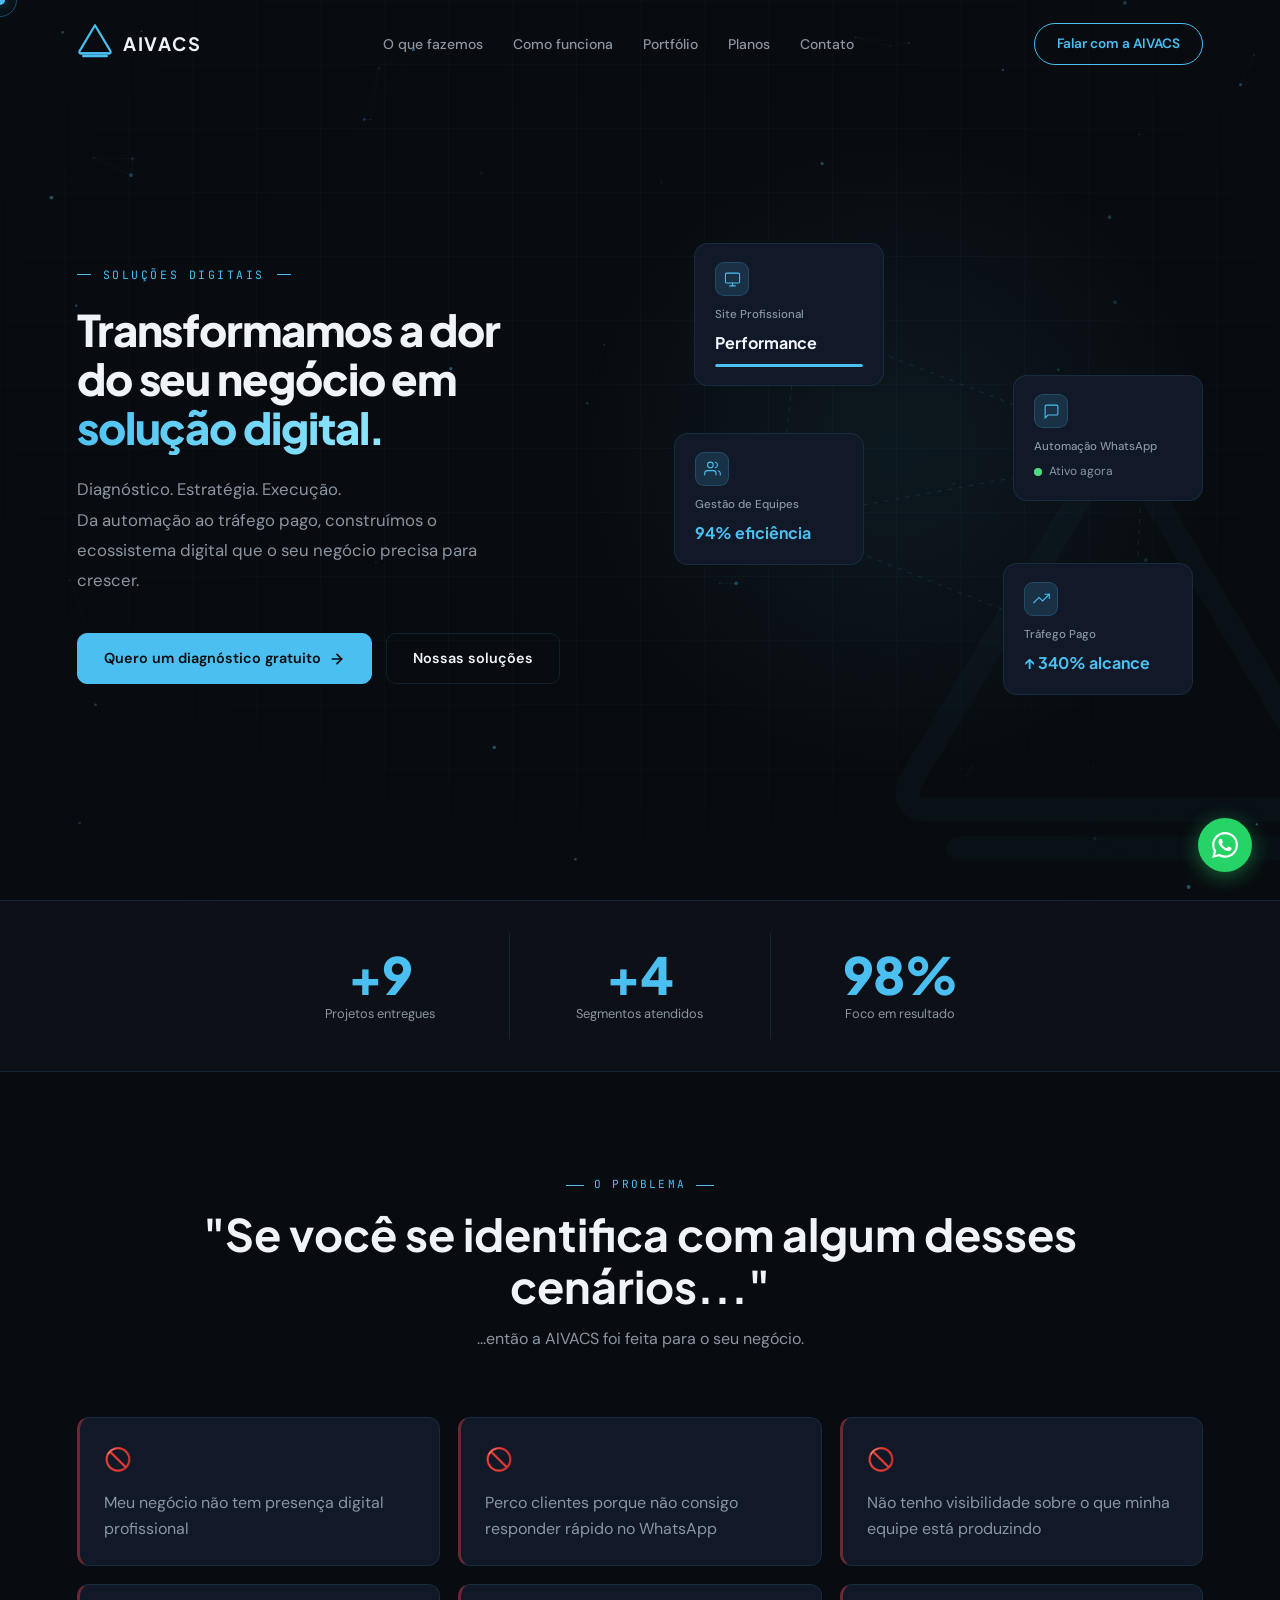
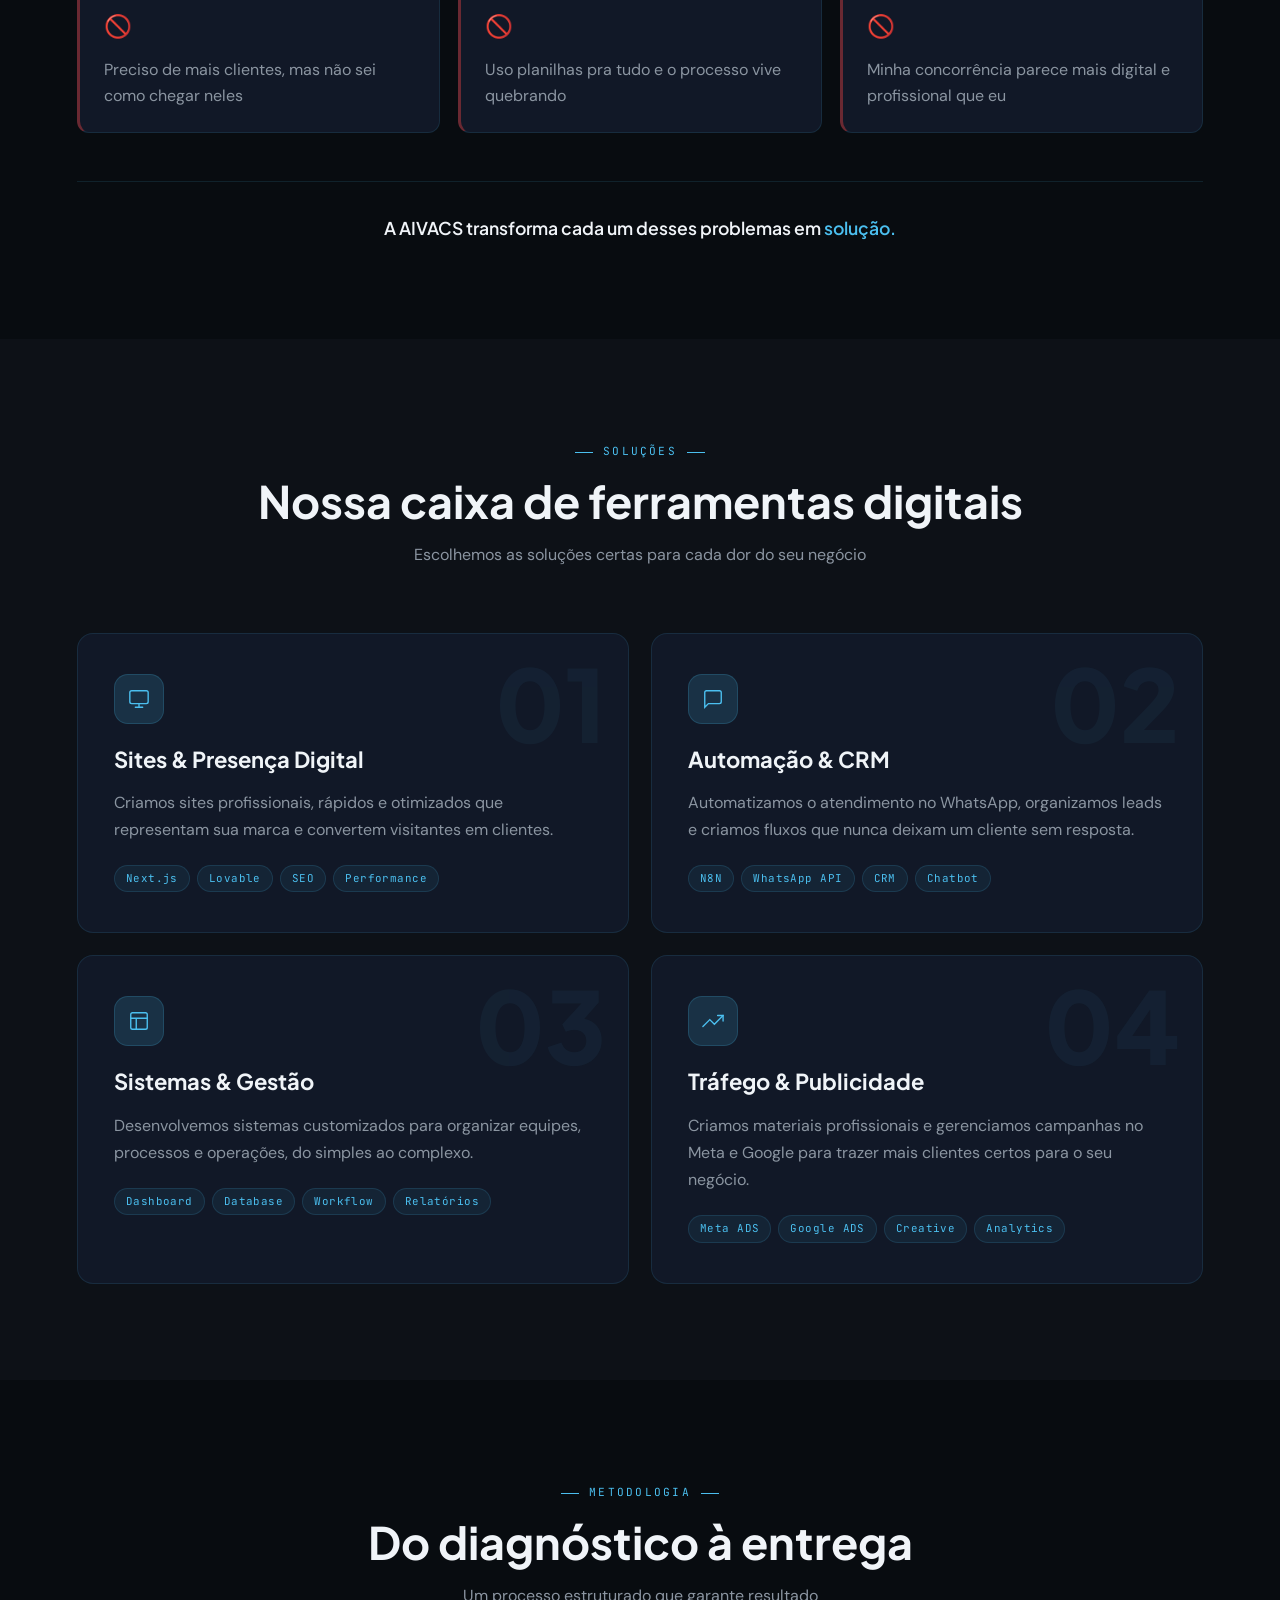
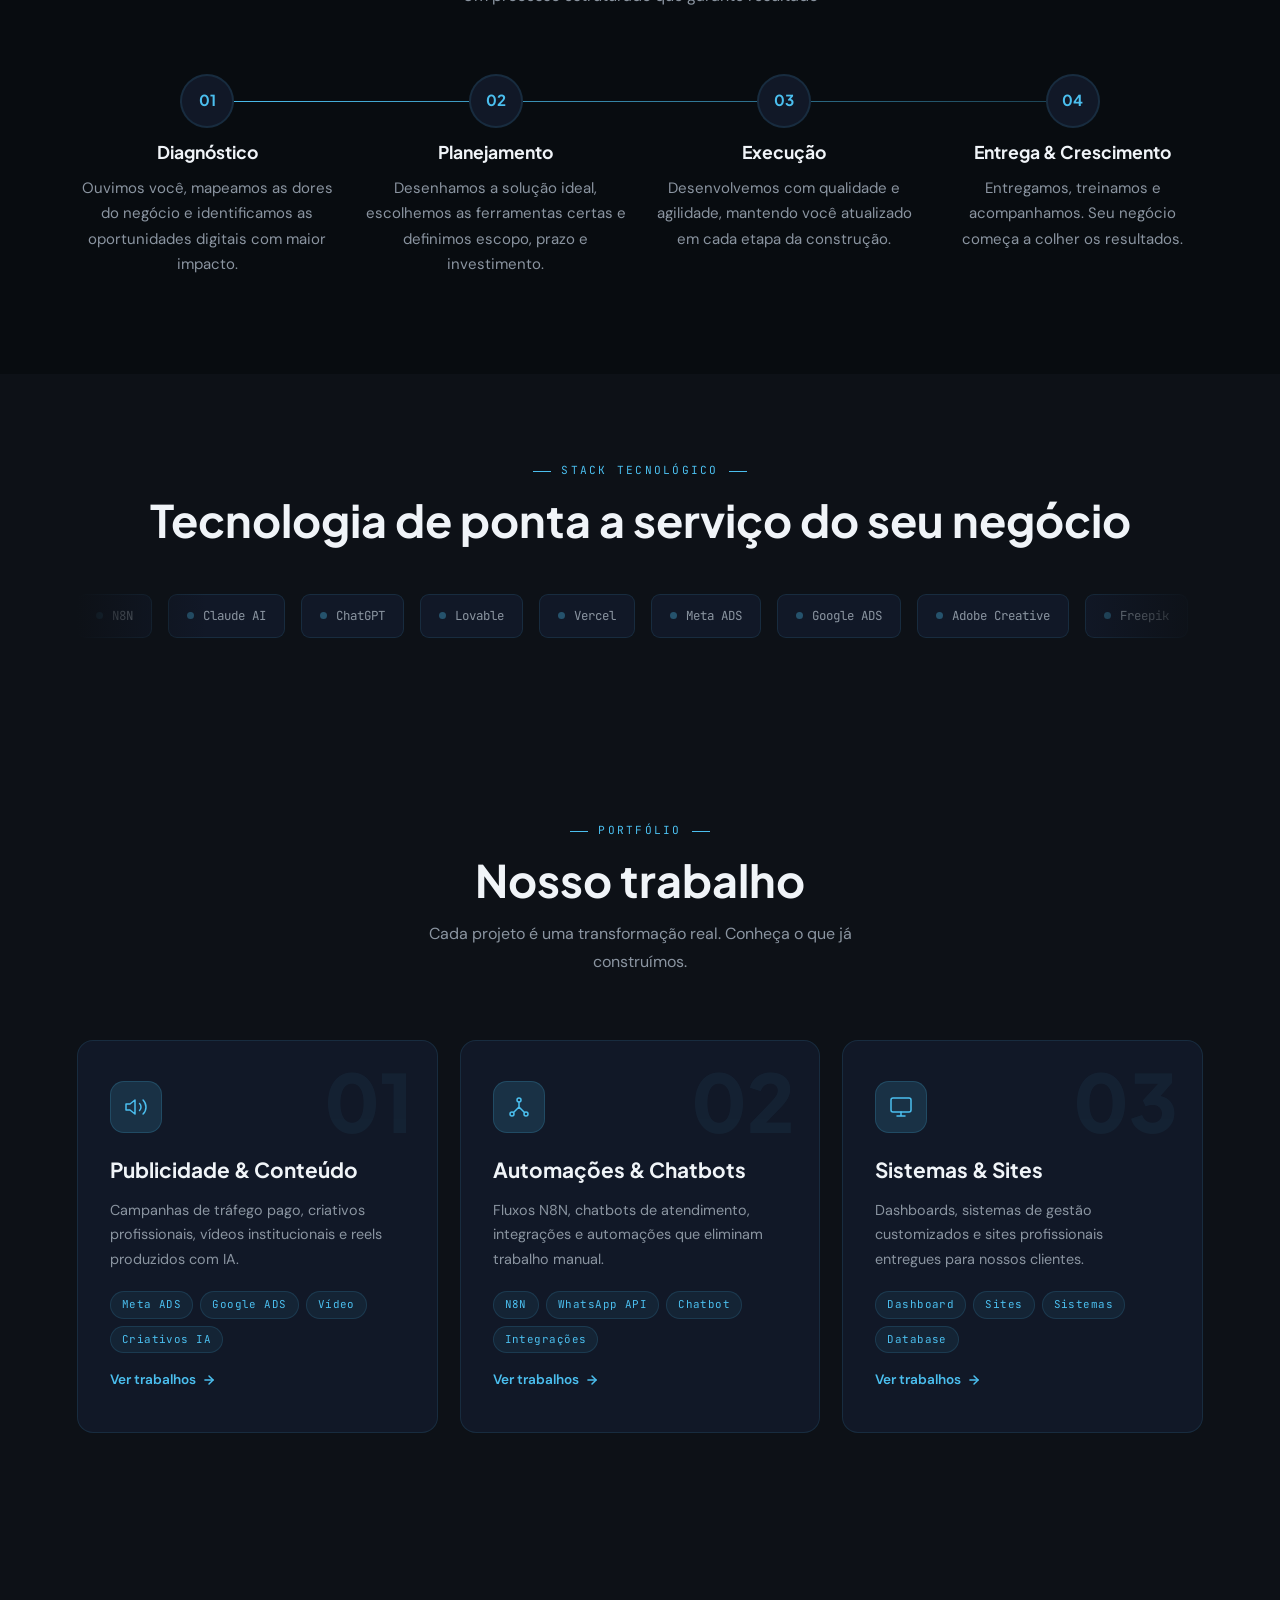
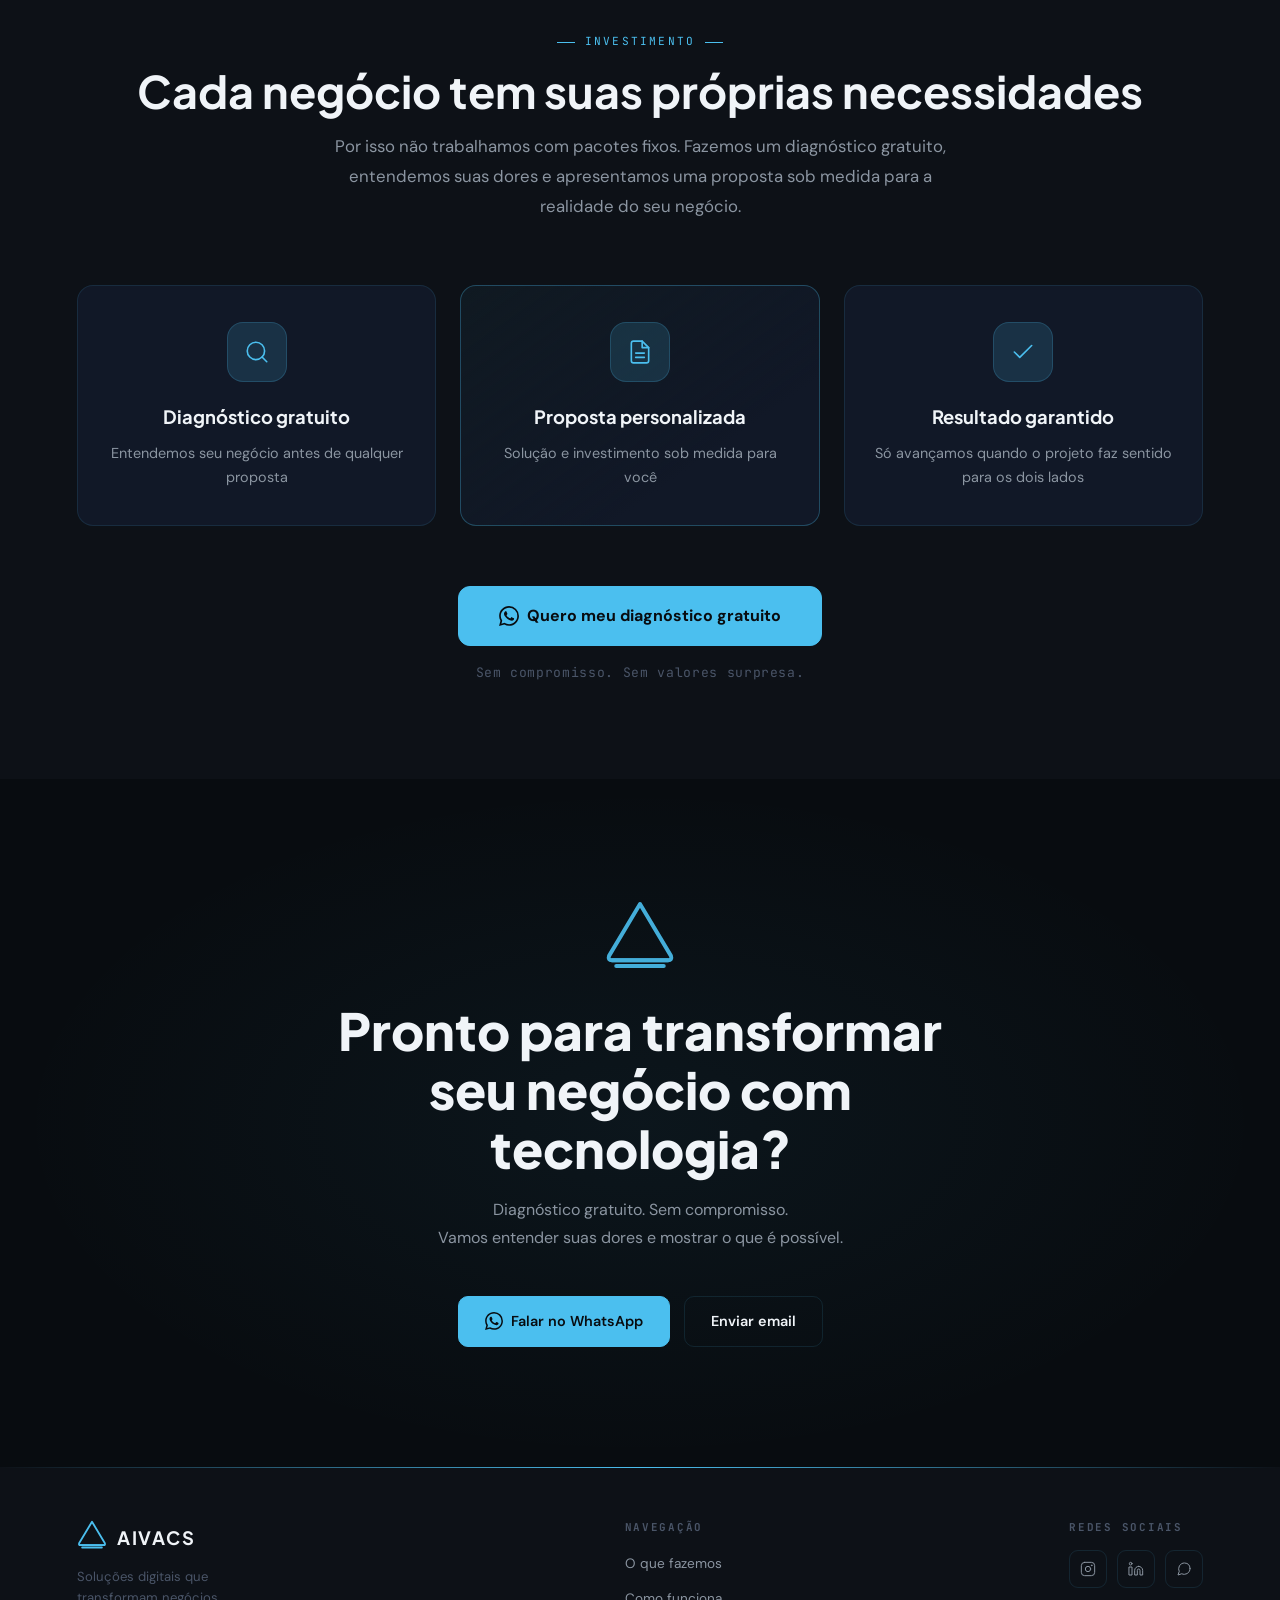
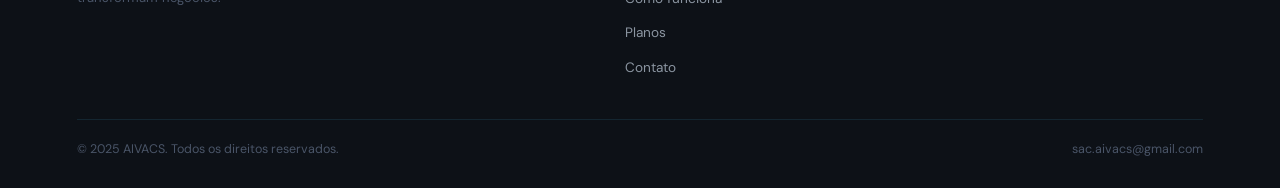
<file: index.html>
<!DOCTYPE html>
<html lang="pt-BR">
<head>
  <meta charset="UTF-8">
  <meta name="viewport" content="width=device-width, initial-scale=1.0">
  <title>AIVACS — Soluções Digitais que Transformam Negócios</title>
  <meta name="description" content="A AIVACS cria sites, automações, sistemas e campanhas de tráfego pago para empresas que querem crescer com tecnologia. Diagnóstico gratuito.">
  <meta property="og:title" content="AIVACS — Soluções Digitais">
  <meta property="og:description" content="Transformamos as dores do seu negócio em soluções digitais.">
  <meta property="og:type" content="website">

  <!-- Favicon -->
  <link rel="icon" type="image/svg+xml" href="assets/favicon.svg">
  <link rel="shortcut icon" href="assets/favicon.svg">
  <link rel="apple-touch-icon" href="assets/favicon.svg">
  <meta name="theme-color" content="#080C10">
  <meta name="msapplication-TileColor" content="#080C10">

  <link rel="preconnect" href="https://fonts.googleapis.com">
  <link rel="preconnect" href="https://fonts.gstatic.com" crossorigin>
  <link href="https://fonts.googleapis.com/css2?family=Plus+Jakarta+Sans:ital,wght@0,300;0,400;0,500;0,600;0,700;0,800&family=DM+Sans:ital,opsz,wght@0,9..40,300;0,9..40,400;0,9..40,500;0,9..40,600;1,9..40,400&family=JetBrains+Mono:wght@400;500&display=swap" rel="stylesheet">
  <link rel="stylesheet" href="styles/main.css">
  <link rel="stylesheet" href="styles/animations.css">
  <link rel="stylesheet" href="styles/components.css">
</head>
<body>

<!-- Custom Cursor (desktop only) -->
<div class="cursor" id="cursor"></div>
<div class="cursor-ring" id="cursorRing"></div>

<!-- WhatsApp Float Button -->
<a href="https://wa.me/5544999030219?text=Ol%C3%A1%2C%20vim%20pelo%20site%20da%20AIVACS%20e%20quero%20saber%20mais%20sobre%20as%20solu%C3%A7%C3%B5es%20digitais." class="whatsapp-float" target="_blank" rel="noopener" title="Falar no WhatsApp">
  <svg viewBox="0 0 24 24" xmlns="http://www.w3.org/2000/svg" fill="white">
    <path d="M17.472 14.382c-.297-.149-1.758-.867-2.03-.967-.273-.099-.471-.148-.67.15-.197.297-.767.966-.94 1.164-.173.199-.347.223-.644.075-.297-.15-1.255-.463-2.39-1.475-.883-.788-1.48-1.761-1.653-2.059-.173-.297-.018-.458.13-.606.134-.133.298-.347.446-.52.149-.174.198-.298.298-.497.099-.198.05-.371-.025-.52-.075-.149-.669-1.612-.916-2.207-.242-.579-.487-.5-.669-.51-.173-.008-.371-.01-.57-.01-.198 0-.52.074-.792.372-.272.297-1.04 1.016-1.04 2.479 0 1.462 1.065 2.875 1.213 3.074.149.198 2.096 3.2 5.077 4.487.709.306 1.262.489 1.694.625.712.227 1.36.195 1.871.118.571-.085 1.758-.719 2.006-1.413.248-.694.248-1.289.173-1.413-.074-.124-.272-.198-.57-.347m-5.421 7.403h-.004a9.87 9.87 0 01-5.031-1.378l-.361-.214-3.741.982.998-3.648-.235-.374a9.86 9.86 0 01-1.51-5.26c.001-5.45 4.436-9.884 9.888-9.884 2.64 0 5.122 1.03 6.988 2.898a9.825 9.825 0 012.893 6.994c-.003 5.45-4.437 9.884-9.885 9.884m8.413-18.297A11.815 11.815 0 0012.05 0C5.495 0 .16 5.335.157 11.892c0 2.096.547 4.142 1.588 5.945L.057 24l6.305-1.654a11.882 11.882 0 005.683 1.448h.005c6.554 0 11.89-5.335 11.893-11.893a11.821 11.821 0 00-3.48-8.413Z"/>
  </svg>
</a>

<!-- ====== NAVBAR ====== -->
<nav id="navbar">
  <a href="#hero" class="nav-logo">
    <div class="nav-logo-symbol">
      <svg viewBox="0 0 100 96" fill="none" xmlns="http://www.w3.org/2000/svg" width="36" height="36">
        <path d="M50 7 L93 79 Q95 85 89 85 L11 85 Q5 85 7 79 Z" stroke="#4BBFEF" stroke-width="6" stroke-linejoin="round" stroke-linecap="round" fill="none"/>
        <line x1="11" y1="85" x2="89" y2="85" stroke="#4BBFEF" stroke-width="6" stroke-linecap="round"/>
        <line x1="17" y1="93" x2="83" y2="93" stroke="#4BBFEF" stroke-width="6" stroke-linecap="round"/>
      </svg>
    </div>
    <span class="nav-logo-text">AIVACS</span>
  </a>

  <ul class="nav-links">
    <li><a href="#servicos">O que fazemos</a></li>
    <li><a href="#processo">Como funciona</a></li>
    <li><a href="#portfolio">Portfólio</a></li>
    <li><a href="#planos">Planos</a></li>
    <li><a href="#cta">Contato</a></li>
  </ul>

  <a href="https://wa.me/5544999030219?text=Ol%C3%A1%2C%20vim%20pelo%20site%20da%20AIVACS%20e%20quero%20saber%20mais%20sobre%20as%20solu%C3%A7%C3%B5es%20digitais." class="nav-cta" target="_blank" rel="noopener">Falar com a AIVACS</a>

  <div class="nav-hamburger" id="hamburger" aria-label="Menu" role="button" tabindex="0">
    <span></span><span></span><span></span>
  </div>
</nav>

<!-- Mobile Nav Overlay -->
<div class="mobile-nav" id="mobileNav" aria-hidden="true">
  <a href="#servicos" class="mobile-link">O que fazemos</a>
  <a href="#processo" class="mobile-link">Como funciona</a>
  <a href="#portfolio" class="mobile-link">Portfólio</a>
  <a href="#planos" class="mobile-link">Planos</a>
  <a href="#cta" class="mobile-link">Contato</a>
  <a href="https://wa.me/5544999030219?text=Ol%C3%A1%2C%20vim%20pelo%20site%20da%20AIVACS%20e%20quero%20saber%20mais%20sobre%20as%20solu%C3%A7%C3%B5es%20digitais." class="btn btn-primary" target="_blank" rel="noopener" style="margin-top:16px;">Falar no WhatsApp</a>
</div>


<!-- ====== HERO ====== -->
<section id="hero">
  <div class="hero-bg">
    <div class="hero-grid"></div>
    <div class="hero-glow"></div>
    <canvas id="particles"></canvas>
    <div class="hero-watermark" aria-hidden="true">
      <svg viewBox="0 0 100 96" fill="none" xmlns="http://www.w3.org/2000/svg">
        <path d="M50 7 L93 79 Q95 85 89 85 L11 85 Q5 85 7 79 Z" stroke="#4BBFEF" stroke-width="5" stroke-linejoin="round" fill="none"/>
        <line x1="11" y1="85" x2="89" y2="85" stroke="#4BBFEF" stroke-width="5" stroke-linecap="round"/>
        <line x1="17" y1="93" x2="83" y2="93" stroke="#4BBFEF" stroke-width="5" stroke-linecap="round"/>
      </svg>
    </div>
  </div>

  <div class="hero-content">
    <!-- Text Left -->
    <div class="hero-text">
      <div class="hero-label reveal-up">SOLUÇÕES DIGITAIS</div>
      <h1 class="hero-headline reveal-up" style="transition-delay:.12s">
        Transformamos a dor<br>
        do seu negócio em<br>
        <span class="gradient-text">solução digital.</span>
      </h1>
      <p class="hero-sub reveal-up" style="transition-delay:.24s">
        Diagnóstico. Estratégia. Execução.<br>
        Da automação ao tráfego pago, construímos o ecossistema digital que o seu negócio precisa para crescer.
      </p>
      <div class="hero-ctas reveal-up" style="transition-delay:.36s">
        <a href="https://wa.me/5544999030219?text=Ol%C3%A1%2C%20vim%20pelo%20site%20da%20AIVACS%20e%20quero%20saber%20mais%20sobre%20as%20solu%C3%A7%C3%B5es%20digitais." class="btn btn-primary" target="_blank" rel="noopener">
          Quero um diagnóstico gratuito
          <svg width="16" height="16" viewBox="0 0 24 24" fill="none" stroke="currentColor" stroke-width="2.5" stroke-linecap="round" stroke-linejoin="round"><path d="M5 12h14"/><path d="M12 5l7 7-7 7"/></svg>
        </a>
        <a href="#servicos" class="btn btn-ghost">Nossas soluções</a>
      </div>
    </div>

    <!-- Visual Right -->
    <div class="hero-visual" aria-hidden="true">
      <svg class="hero-connections" id="heroConnections" viewBox="0 0 500 520" preserveAspectRatio="none"></svg>

      <!-- Card 1: Site -->
      <div class="hero-card hero-card-1" id="hc1">
        <div class="card-icon">
          <svg viewBox="0 0 24 24" fill="none" stroke="#4BBFEF" stroke-width="1.5" stroke-linecap="round"><rect x="2" y="3" width="20" height="14" rx="2"/><path d="M8 21h8M12 17v4"/></svg>
        </div>
        <div class="card-label">Site Profissional</div>
        <div class="card-value">Performance</div>
        <div class="progress-bar"><div class="progress-fill" id="prog1"></div></div>
      </div>

      <!-- Card 2: WhatsApp -->
      <div class="hero-card hero-card-2" id="hc2">
        <div class="card-icon">
          <svg viewBox="0 0 24 24" fill="none" stroke="#4BBFEF" stroke-width="1.5" stroke-linecap="round"><path d="M21 15a2 2 0 01-2 2H7l-4 4V5a2 2 0 012-2h14a2 2 0 012 2z"/></svg>
        </div>
        <div class="card-label">Automação WhatsApp</div>
        <div class="card-status"><span class="status-dot"></span>Ativo agora</div>
      </div>

      <!-- Card 3: Gestão -->
      <div class="hero-card hero-card-3" id="hc3">
        <div class="card-icon">
          <svg viewBox="0 0 24 24" fill="none" stroke="#4BBFEF" stroke-width="1.5" stroke-linecap="round"><path d="M17 21v-2a4 4 0 00-4-4H5a4 4 0 00-4 4v2"/><circle cx="9" cy="7" r="4"/><path d="M23 21v-2a4 4 0 00-3-3.87M16 3.13a4 4 0 010 7.75"/></svg>
        </div>
        <div class="card-label">Gestão de Equipes</div>
        <div class="card-value accent">94% eficiência</div>
      </div>

      <!-- Card 4: Tráfego -->
      <div class="hero-card hero-card-4" id="hc4">
        <div class="card-icon">
          <svg viewBox="0 0 24 24" fill="none" stroke="#4BBFEF" stroke-width="1.5" stroke-linecap="round"><polyline points="23 6 13.5 15.5 8.5 10.5 1 18"/><polyline points="17 6 23 6 23 12"/></svg>
        </div>
        <div class="card-label">Tráfego Pago</div>
        <div class="card-value accent">↑ 340% alcance</div>
      </div>
    </div>
  </div>
</section>


<!-- ====== METRICS BAR ====== -->
<section id="metrics">
  <div class="metrics-grid">
    <div class="metric-item reveal-scale">
      <div class="metric-number" data-target="10" data-prefix="+">+0</div>
      <div class="metric-label">Projetos entregues</div>
    </div>
    <div class="metric-item reveal-scale" style="transition-delay:.15s">
      <div class="metric-number" data-target="5" data-prefix="+">+0</div>
      <div class="metric-label">Segmentos atendidos</div>
    </div>
    <div class="metric-item reveal-scale" style="transition-delay:.3s">
      <div class="metric-number" data-target="100" data-suffix="%">0%</div>
      <div class="metric-label">Foco em resultado</div>
    </div>
  </div>
</section>


<!-- ====== PROBLEM ====== -->
<section id="problema">
  <div class="section-header">
    <div class="section-tag">O PROBLEMA</div>
    <h2 class="section-title reveal-up">"Se você se identifica com algum desses cenários..."</h2>
    <p class="section-subtitle reveal-up" style="transition-delay:.1s">...então a AIVACS foi feita para o seu negócio.</p>
  </div>

  <div class="pain-grid stagger">
    <div class="pain-card">
      <div class="pain-icon">🚫</div>
      <p class="pain-text">Meu negócio não tem presença digital profissional</p>
    </div>
    <div class="pain-card">
      <div class="pain-icon">🚫</div>
      <p class="pain-text">Perco clientes porque não consigo responder rápido no WhatsApp</p>
    </div>
    <div class="pain-card">
      <div class="pain-icon">🚫</div>
      <p class="pain-text">Não tenho visibilidade sobre o que minha equipe está produzindo</p>
    </div>
    <div class="pain-card">
      <div class="pain-icon">🚫</div>
      <p class="pain-text">Preciso de mais clientes, mas não sei como chegar neles</p>
    </div>
    <div class="pain-card">
      <div class="pain-icon">🚫</div>
      <p class="pain-text">Uso planilhas pra tudo e o processo vive quebrando</p>
    </div>
    <div class="pain-card">
      <div class="pain-icon">🚫</div>
      <p class="pain-text">Minha concorrência parece mais digital e profissional que eu</p>
    </div>
  </div>

  <div class="pain-footer reveal-up">
    <p>A AIVACS transforma cada um desses problemas em <span class="accent-text">solução.</span></p>
  </div>
</section>


<!-- ====== SERVICES ====== -->
<section id="servicos">
  <div class="section-header">
    <div class="section-tag">SOLUÇÕES</div>
    <h2 class="section-title reveal-up">Nossa caixa de ferramentas digitais</h2>
    <p class="section-subtitle reveal-up" style="transition-delay:.1s">Escolhemos as soluções certas para cada dor do seu negócio</p>
  </div>

  <div class="services-grid stagger">
    <div class="service-card">
      <span class="service-num" aria-hidden="true">01</span>
      <div class="service-icon">
        <svg viewBox="0 0 24 24" fill="none" stroke="#4BBFEF" stroke-width="1.5" stroke-linecap="round"><rect x="2" y="3" width="20" height="14" rx="2"/><path d="M8 21h8M12 17v4"/></svg>
      </div>
      <h3 class="service-title">Sites & Presença Digital</h3>
      <p class="service-desc">Criamos sites profissionais, rápidos e otimizados que representam sua marca e convertem visitantes em clientes.</p>
      <div class="tags">
        <span class="tag">Next.js</span><span class="tag">Lovable</span><span class="tag">SEO</span><span class="tag">Performance</span>
      </div>
    </div>

    <div class="service-card">
      <span class="service-num" aria-hidden="true">02</span>
      <div class="service-icon">
        <svg viewBox="0 0 24 24" fill="none" stroke="#4BBFEF" stroke-width="1.5" stroke-linecap="round"><path d="M21 15a2 2 0 01-2 2H7l-4 4V5a2 2 0 012-2h14a2 2 0 012 2z"/></svg>
      </div>
      <h3 class="service-title">Automação & CRM</h3>
      <p class="service-desc">Automatizamos o atendimento no WhatsApp, organizamos leads e criamos fluxos que nunca deixam um cliente sem resposta.</p>
      <div class="tags">
        <span class="tag">N8N</span><span class="tag">WhatsApp API</span><span class="tag">CRM</span><span class="tag">Chatbot</span>
      </div>
    </div>

    <div class="service-card">
      <span class="service-num" aria-hidden="true">03</span>
      <div class="service-icon">
        <svg viewBox="0 0 24 24" fill="none" stroke="#4BBFEF" stroke-width="1.5" stroke-linecap="round"><rect x="3" y="3" width="18" height="18" rx="2"/><path d="M3 9h18M9 21V9"/></svg>
      </div>
      <h3 class="service-title">Sistemas & Gestão</h3>
      <p class="service-desc">Desenvolvemos sistemas customizados para organizar equipes, processos e operações, do simples ao complexo.</p>
      <div class="tags">
        <span class="tag">Dashboard</span><span class="tag">Database</span><span class="tag">Workflow</span><span class="tag">Relatórios</span>
      </div>
    </div>

    <div class="service-card">
      <span class="service-num" aria-hidden="true">04</span>
      <div class="service-icon">
        <svg viewBox="0 0 24 24" fill="none" stroke="#4BBFEF" stroke-width="1.5" stroke-linecap="round"><polyline points="23 6 13.5 15.5 8.5 10.5 1 18"/><polyline points="17 6 23 6 23 12"/></svg>
      </div>
      <h3 class="service-title">Tráfego & Publicidade</h3>
      <p class="service-desc">Criamos materiais profissionais e gerenciamos campanhas no Meta e Google para trazer mais clientes certos para o seu negócio.</p>
      <div class="tags">
        <span class="tag">Meta ADS</span><span class="tag">Google ADS</span><span class="tag">Creative</span><span class="tag">Analytics</span>
      </div>
    </div>
  </div>
</section>


<!-- ====== PROCESS ====== -->
<section id="processo">
  <div class="section-header">
    <div class="section-tag">METODOLOGIA</div>
    <h2 class="section-title reveal-up">Do diagnóstico à entrega</h2>
    <p class="section-subtitle reveal-up" style="transition-delay:.1s">Um processo estruturado que garante resultado</p>
  </div>

  <div class="steps-container" id="stepsContainer">
    <div class="steps-line" aria-hidden="true"><div class="steps-line-fill" id="stepsLineFill"></div></div>

    <div class="step reveal-up">
      <div class="step-circle">01</div>
      <h3 class="step-title">Diagnóstico</h3>
      <p class="step-text">Ouvimos você, mapeamos as dores do negócio e identificamos as oportunidades digitais com maior impacto.</p>
    </div>
    <div class="step reveal-up" style="transition-delay:.15s">
      <div class="step-circle">02</div>
      <h3 class="step-title">Planejamento</h3>
      <p class="step-text">Desenhamos a solução ideal, escolhemos as ferramentas certas e definimos escopo, prazo e investimento.</p>
    </div>
    <div class="step reveal-up" style="transition-delay:.3s">
      <div class="step-circle">03</div>
      <h3 class="step-title">Execução</h3>
      <p class="step-text">Desenvolvemos com qualidade e agilidade, mantendo você atualizado em cada etapa da construção.</p>
    </div>
    <div class="step reveal-up" style="transition-delay:.45s">
      <div class="step-circle">04</div>
      <h3 class="step-title">Entrega & Crescimento</h3>
      <p class="step-text">Entregamos, treinamos e acompanhamos. Seu negócio começa a colher os resultados.</p>
    </div>
  </div>
</section>


<!-- ====== TOOLS MARQUEE ====== -->
<section id="ferramentas">
  <div class="section-header" style="margin-bottom:48px">
    <div class="section-tag">STACK TECNOLÓGICO</div>
    <h2 class="section-title reveal-up">Tecnologia de ponta a serviço do seu negócio</h2>
  </div>

  <div class="marquee-wrapper" aria-hidden="true">
    <div class="marquee-track">
      <div class="tool-item"><div class="tool-dot"></div><span>N8N</span></div>
      <div class="tool-item"><div class="tool-dot"></div><span>Claude AI</span></div>
      <div class="tool-item"><div class="tool-dot"></div><span>ChatGPT</span></div>
      <div class="tool-item"><div class="tool-dot"></div><span>Lovable</span></div>
      <div class="tool-item"><div class="tool-dot"></div><span>Vercel</span></div>
      <div class="tool-item"><div class="tool-dot"></div><span>Meta ADS</span></div>
      <div class="tool-item"><div class="tool-dot"></div><span>Google ADS</span></div>
      <div class="tool-item"><div class="tool-dot"></div><span>Adobe Creative</span></div>
      <div class="tool-item"><div class="tool-dot"></div><span>Freepik</span></div>
      <div class="tool-item"><div class="tool-dot"></div><span>Magnific AI</span></div>
      <div class="tool-item"><div class="tool-dot"></div><span>GitHub</span></div>
      <div class="tool-item"><div class="tool-dot"></div><span>Supabase</span></div>
      <!-- clone for infinite loop -->
      <div class="tool-item"><div class="tool-dot"></div><span>N8N</span></div>
      <div class="tool-item"><div class="tool-dot"></div><span>Claude AI</span></div>
      <div class="tool-item"><div class="tool-dot"></div><span>ChatGPT</span></div>
      <div class="tool-item"><div class="tool-dot"></div><span>Lovable</span></div>
      <div class="tool-item"><div class="tool-dot"></div><span>Vercel</span></div>
      <div class="tool-item"><div class="tool-dot"></div><span>Meta ADS</span></div>
      <div class="tool-item"><div class="tool-dot"></div><span>Google ADS</span></div>
      <div class="tool-item"><div class="tool-dot"></div><span>Adobe Creative</span></div>
      <div class="tool-item"><div class="tool-dot"></div><span>Freepik</span></div>
      <div class="tool-item"><div class="tool-dot"></div><span>Magnific AI</span></div>
      <div class="tool-item"><div class="tool-dot"></div><span>GitHub</span></div>
      <div class="tool-item"><div class="tool-dot"></div><span>Supabase</span></div>
    </div>
  </div>
</section>




<!-- ====== PORTFOLIO ====== -->
<section id="portfolio">
  <div class="section-header">
    <div class="section-tag">PORTFÓLIO</div>
    <h2 class="section-title reveal-up">Nosso trabalho</h2>
    <p class="section-subtitle reveal-up" style="transition-delay:.1s">Cada projeto é uma transformação real. Conheça o que já construímos.</p>
  </div>

  <div class="portfolio-lp-grid stagger">

    <!-- Card 1 — Publicidade & Conteúdo -->
    <a href="portfolio/publicidade.html" class="portfolio-card">
      <span class="pf-num" aria-hidden="true">01</span>
      <div class="pf-icon">
        <svg viewBox="0 0 24 24" fill="none" stroke="#4BBFEF" stroke-width="1.5" stroke-linecap="round" stroke-linejoin="round" width="24" height="24">
          <polygon points="11 5 6 9 2 9 2 15 6 15 11 19 11 5"/>
          <path d="M19.07 4.93a10 10 0 010 14.14M15.54 8.46a5 5 0 010 7.07"/>
        </svg>
      </div>
      <h3 class="pf-title">Publicidade &amp; Conteúdo</h3>
      <p class="pf-desc">Campanhas de tráfego pago, criativos profissionais, vídeos institucionais e reels produzidos com IA.</p>
      <div class="tags">
        <span class="tag">Meta ADS</span><span class="tag">Google ADS</span><span class="tag">Vídeo</span><span class="tag">Criativos IA</span>
      </div>
      <div class="pf-cta">
        Ver trabalhos
        <svg width="14" height="14" viewBox="0 0 24 24" fill="none" stroke="currentColor" stroke-width="2.5" stroke-linecap="round" stroke-linejoin="round" aria-hidden="true"><path d="M5 12h14"/><path d="M12 5l7 7-7 7"/></svg>
      </div>
      <div class="pf-line" aria-hidden="true"></div>
    </a>

    <!-- Card 2 — Automações & Chatbots -->
    <a href="portfolio/automacoes.html" class="portfolio-card">
      <span class="pf-num" aria-hidden="true">02</span>
      <div class="pf-icon">
        <svg viewBox="0 0 24 24" fill="none" stroke="#4BBFEF" stroke-width="1.5" stroke-linecap="round" stroke-linejoin="round" width="24" height="24">
          <circle cx="12" cy="5" r="2"/>
          <circle cx="5" cy="19" r="2"/>
          <circle cx="19" cy="19" r="2"/>
          <path d="M12 7v5m0 0-5.5 5.5M12 12l5.5 5.5"/>
        </svg>
      </div>
      <h3 class="pf-title">Automações &amp; Chatbots</h3>
      <p class="pf-desc">Fluxos N8N, chatbots de atendimento, integrações e automações que eliminam trabalho manual.</p>
      <div class="tags">
        <span class="tag">N8N</span><span class="tag">WhatsApp API</span><span class="tag">Chatbot</span><span class="tag">Integrações</span>
      </div>
      <div class="pf-cta">
        Ver trabalhos
        <svg width="14" height="14" viewBox="0 0 24 24" fill="none" stroke="currentColor" stroke-width="2.5" stroke-linecap="round" stroke-linejoin="round" aria-hidden="true"><path d="M5 12h14"/><path d="M12 5l7 7-7 7"/></svg>
      </div>
      <div class="pf-line" aria-hidden="true"></div>
    </a>

    <!-- Card 3 — Sistemas & Sites -->
    <a href="portfolio/sistemas.html" class="portfolio-card">
      <span class="pf-num" aria-hidden="true">03</span>
      <div class="pf-icon">
        <svg viewBox="0 0 24 24" fill="none" stroke="#4BBFEF" stroke-width="1.5" stroke-linecap="round" stroke-linejoin="round" width="24" height="24">
          <rect x="2" y="3" width="20" height="14" rx="2"/>
          <path d="M8 21h8M12 17v4"/>
        </svg>
      </div>
      <h3 class="pf-title">Sistemas &amp; Sites</h3>
      <p class="pf-desc">Dashboards, sistemas de gestão customizados e sites profissionais entregues para nossos clientes.</p>
      <div class="tags">
        <span class="tag">Dashboard</span><span class="tag">Sites</span><span class="tag">Sistemas</span><span class="tag">Database</span>
      </div>
      <div class="pf-cta">
        Ver trabalhos
        <svg width="14" height="14" viewBox="0 0 24 24" fill="none" stroke="currentColor" stroke-width="2.5" stroke-linecap="round" stroke-linejoin="round" aria-hidden="true"><path d="M5 12h14"/><path d="M12 5l7 7-7 7"/></svg>
      </div>
      <div class="pf-line" aria-hidden="true"></div>
    </a>

  </div>
</section>


<!-- ====== INVESTIMENTO ====== -->
<section id="planos">
  <div class="section-header">
    <div class="section-tag">INVESTIMENTO</div>
    <h2 class="section-title reveal-up">Cada negócio tem suas próprias necessidades</h2>
    <p class="section-subtitle invest-subtitle reveal-up" style="transition-delay:.1s">
      Por isso não trabalhamos com pacotes fixos. Fazemos um diagnóstico gratuito, entendemos suas dores e apresentamos uma proposta sob medida para a realidade do seu negócio.
    </p>
  </div>

  <div class="invest-pillars stagger">

    <div class="invest-pillar">
      <div class="invest-icon">
        <svg viewBox="0 0 24 24" fill="none" stroke="#4BBFEF" stroke-width="1.5" stroke-linecap="round" stroke-linejoin="round" width="26" height="26">
          <circle cx="11" cy="11" r="8"/><path d="M21 21l-4.35-4.35"/>
        </svg>
      </div>
      <h3 class="invest-title">Diagnóstico gratuito</h3>
      <p class="invest-desc">Entendemos seu negócio antes de qualquer proposta</p>
    </div>

    <div class="invest-pillar invest-pillar-featured">
      <div class="invest-icon">
        <svg viewBox="0 0 24 24" fill="none" stroke="#4BBFEF" stroke-width="1.5" stroke-linecap="round" stroke-linejoin="round" width="26" height="26">
          <path d="M14 2H6a2 2 0 00-2 2v16a2 2 0 002 2h12a2 2 0 002-2V8z"/><polyline points="14 2 14 8 20 8"/><line x1="16" y1="13" x2="8" y2="13"/><line x1="16" y1="17" x2="8" y2="17"/>
        </svg>
      </div>
      <h3 class="invest-title">Proposta personalizada</h3>
      <p class="invest-desc">Solução e investimento sob medida para você</p>
    </div>

    <div class="invest-pillar">
      <div class="invest-icon">
        <svg viewBox="0 0 24 24" fill="none" stroke="#4BBFEF" stroke-width="1.5" stroke-linecap="round" stroke-linejoin="round" width="26" height="26">
          <polyline points="20 6 9 17 4 12"/>
        </svg>
      </div>
      <h3 class="invest-title">Resultado garantido</h3>
      <p class="invest-desc">Só avançamos quando o projeto faz sentido para os dois lados</p>
    </div>

  </div>

  <div class="invest-cta reveal-up">
    <a href="https://wa.me/5544999030219?text=Ol%C3%A1%2C%20vim%20pelo%20site%20da%20AIVACS%20e%20quero%20saber%20mais%20sobre%20as%20solu%C3%A7%C3%B5es%20digitais." class="btn btn-primary btn-large" target="_blank" rel="noopener">
      <svg width="20" height="20" viewBox="0 0 24 24" fill="currentColor"><path d="M17.472 14.382c-.297-.149-1.758-.867-2.03-.967-.273-.099-.471-.148-.67.15-.197.297-.767.966-.94 1.164-.173.199-.347.223-.644.075-.297-.15-1.255-.463-2.39-1.475-.883-.788-1.48-1.761-1.653-2.059-.173-.297-.018-.458.13-.606.134-.133.298-.347.446-.52.149-.174.198-.298.298-.497.099-.198.05-.371-.025-.52-.075-.149-.669-1.612-.916-2.207-.242-.579-.487-.5-.669-.51-.173-.008-.371-.01-.57-.01-.198 0-.52.074-.792.372-.272.297-1.04 1.016-1.04 2.479 0 1.462 1.065 2.875 1.213 3.074.149.198 2.096 3.2 5.077 4.487.709.306 1.262.489 1.694.625.712.227 1.36.195 1.871.118.571-.085 1.758-.719 2.006-1.413.248-.694.248-1.289.173-1.413-.074-.124-.272-.198-.57-.347m-5.421 7.403h-.004a9.87 9.87 0 01-5.031-1.378l-.361-.214-3.741.982.998-3.648-.235-.374a9.86 9.86 0 01-1.51-5.26c.001-5.45 4.436-9.884 9.888-9.884 2.64 0 5.122 1.03 6.988 2.898a9.825 9.825 0 012.893 6.994c-.003 5.45-4.437 9.884-9.885 9.884m8.413-18.297A11.815 11.815 0 0012.05 0C5.495 0 .16 5.335.157 11.892c0 2.096.547 4.142 1.588 5.945L.057 24l6.305-1.654a11.882 11.882 0 005.683 1.448h.005c6.554 0 11.89-5.335 11.893-11.893a11.821 11.821 0 00-3.48-8.413Z"/></svg>
      Quero meu diagnóstico gratuito
    </a>
    <p class="invest-note">Sem compromisso. Sem valores surpresa.</p>
  </div>
</section>


<!-- ====== CTA FINAL ====== -->
<section id="cta">
  <div class="cta-bg" aria-hidden="true"></div>
  <div class="cta-inner">
    <div class="cta-symbol" aria-hidden="true">
      <svg viewBox="0 0 100 96" fill="none" xmlns="http://www.w3.org/2000/svg">
        <path d="M50 7 L93 79 Q95 85 89 85 L11 85 Q5 85 7 79 Z" stroke="#4BBFEF" stroke-width="5.5" stroke-linejoin="round" stroke-linecap="round" fill="none"/>
        <line x1="11" y1="85" x2="89" y2="85" stroke="#4BBFEF" stroke-width="5.5" stroke-linecap="round"/>
        <line x1="17" y1="93" x2="83" y2="93" stroke="#4BBFEF" stroke-width="5.5" stroke-linecap="round"/>
      </svg>
    </div>
    <h2 class="cta-title reveal-up">
      Pronto para transformar<br>seu negócio com tecnologia?
    </h2>
    <p class="cta-sub reveal-up" style="transition-delay:.1s">
      Diagnóstico gratuito. Sem compromisso.<br>
      Vamos entender suas dores e mostrar o que é possível.
    </p>
    <div class="cta-buttons reveal-up" style="transition-delay:.2s">
      <a href="https://wa.me/5544999030219?text=Ol%C3%A1%2C%20vim%20pelo%20site%20da%20AIVACS%20e%20quero%20saber%20mais%20sobre%20as%20solu%C3%A7%C3%B5es%20digitais." class="btn btn-primary" target="_blank" rel="noopener">
        <svg width="18" height="18" viewBox="0 0 24 24" fill="currentColor"><path d="M17.472 14.382c-.297-.149-1.758-.867-2.03-.967-.273-.099-.471-.148-.67.15-.197.297-.767.966-.94 1.164-.173.199-.347.223-.644.075-.297-.15-1.255-.463-2.39-1.475-.883-.788-1.48-1.761-1.653-2.059-.173-.297-.018-.458.13-.606.134-.133.298-.347.446-.52.149-.174.198-.298.298-.497.099-.198.05-.371-.025-.52-.075-.149-.669-1.612-.916-2.207-.242-.579-.487-.5-.669-.51-.173-.008-.371-.01-.57-.01-.198 0-.52.074-.792.372-.272.297-1.04 1.016-1.04 2.479 0 1.462 1.065 2.875 1.213 3.074.149.198 2.096 3.2 5.077 4.487.709.306 1.262.489 1.694.625.712.227 1.36.195 1.871.118.571-.085 1.758-.719 2.006-1.413.248-.694.248-1.289.173-1.413-.074-.124-.272-.198-.57-.347m-5.421 7.403h-.004a9.87 9.87 0 01-5.031-1.378l-.361-.214-3.741.982.998-3.648-.235-.374a9.86 9.86 0 01-1.51-5.26c.001-5.45 4.436-9.884 9.888-9.884 2.64 0 5.122 1.03 6.988 2.898a9.825 9.825 0 012.893 6.994c-.003 5.45-4.437 9.884-9.885 9.884m8.413-18.297A11.815 11.815 0 0012.05 0C5.495 0 .16 5.335.157 11.892c0 2.096.547 4.142 1.588 5.945L.057 24l6.305-1.654a11.882 11.882 0 005.683 1.448h.005c6.554 0 11.89-5.335 11.893-11.893a11.821 11.821 0 00-3.48-8.413Z"/></svg>
        Falar no WhatsApp
      </a>
      <a href="mailto:sac.aivacs@gmail.com?subject=Contato%20via%20site%20AIVACS" class="btn btn-ghost">Enviar email</a>
    </div>
  </div>
</section>


<!-- ====== FOOTER ====== -->
<footer id="contato">
  <div class="footer-top-line" aria-hidden="true"></div>
  <div class="footer-inner">
    <div class="footer-brand">
      <a href="#hero" class="nav-logo">
        <div class="nav-logo-symbol">
          <svg viewBox="0 0 100 96" fill="none" xmlns="http://www.w3.org/2000/svg" width="30" height="30">
            <path d="M50 7 L93 79 Q95 85 89 85 L11 85 Q5 85 7 79 Z" stroke="#4BBFEF" stroke-width="6" stroke-linejoin="round" stroke-linecap="round" fill="none"/>
            <line x1="11" y1="85" x2="89" y2="85" stroke="#4BBFEF" stroke-width="6" stroke-linecap="round"/>
            <line x1="17" y1="93" x2="83" y2="93" stroke="#4BBFEF" stroke-width="6" stroke-linecap="round"/>
          </svg>
        </div>
        <span class="nav-logo-text">AIVACS</span>
      </a>
      <p class="footer-tagline">Soluções digitais que transformam negócios.</p>
    </div>

    <div class="footer-links">
      <h4 class="footer-heading">Navegação</h4>
      <ul>
        <li><a href="#servicos">O que fazemos</a></li>
        <li><a href="#processo">Como funciona</a></li>
        <li><a href="#planos">Planos</a></li>
        <li><a href="#cta">Contato</a></li>
      </ul>
    </div>

    <div class="footer-social-col">
      <h4 class="footer-heading">Redes Sociais</h4>
      <div class="social-icons">
        <a href="#" class="social-icon" title="Instagram" aria-label="Instagram">
          <svg viewBox="0 0 24 24" fill="none" stroke-width="1.5" stroke-linecap="round" stroke-linejoin="round"><rect x="2" y="2" width="20" height="20" rx="5"/><circle cx="12" cy="12" r="4"/><circle cx="17.5" cy="6.5" r="0.5" fill="currentColor"/></svg>
        </a>
        <a href="#" class="social-icon" title="LinkedIn" aria-label="LinkedIn">
          <svg viewBox="0 0 24 24" fill="none" stroke-width="1.5" stroke-linecap="round" stroke-linejoin="round"><path d="M16 8a6 6 0 016 6v7h-4v-7a2 2 0 00-2-2 2 2 0 00-2 2v7h-4v-7a6 6 0 016-6z"/><rect x="2" y="9" width="4" height="12"/><circle cx="4" cy="4" r="2"/></svg>
        </a>
        <a href="https://wa.me/5544999030219?text=Ol%C3%A1%2C%20vim%20pelo%20site%20da%20AIVACS%20e%20quero%20saber%20mais%20sobre%20as%20solu%C3%A7%C3%B5es%20digitais." class="social-icon" title="WhatsApp" aria-label="WhatsApp" target="_blank" rel="noopener">
          <svg viewBox="0 0 24 24" fill="none" stroke-width="1.5" stroke-linecap="round" stroke-linejoin="round"><path d="M21 11.5a8.38 8.38 0 01-.9 3.8 8.5 8.5 0 01-7.6 4.7 8.38 8.38 0 01-3.8-.9L3 21l1.9-5.7a8.38 8.38 0 01-.9-3.8 8.5 8.5 0 014.7-7.6 8.38 8.38 0 013.8-.9h.5a8.48 8.48 0 018 8v.5z"/></svg>
        </a>
      </div>
    </div>
  </div>

  <div class="footer-bottom">
    <p class="footer-copy">© 2025 AIVACS. Todos os direitos reservados.</p>
    <p class="footer-copy">sac.aivacs@gmail.com</p>
  </div>
</footer>

<script src="scripts/particles.js" defer></script>
<script src="scripts/animations.js" defer></script>
<script src="scripts/main.js" defer></script>
</body>
</html>
</file>
<file: styles/main.css>
/* ===================================================
   AIVACS — main.css
   Reset, variables, base, layout, navbar, footer
   =================================================== */

*, *::before, *::after { box-sizing: border-box; margin: 0; padding: 0; }

html { scroll-behavior: smooth; font-size: 16px; }

:root {
  --bg-primary:    #080C10;
  --bg-secondary:  #0D1117;
  --bg-card:       #111827;
  --bg-glass:      rgba(255,255,255,0.04);
  --accent:        #4BBFEF;
  --accent-glow:   rgba(75,191,239,0.15);
  --accent-dim:    #2A8BBF;
  --text-primary:  #F0F4F8;
  --text-secondary:#8B95A1;
  --text-muted:    #4A5568;
  --border:        rgba(75,191,239,0.12);
  --border-hover:  rgba(75,191,239,0.30);
  --font-display:  'Plus Jakarta Sans', sans-serif;
  --font-body:     'DM Sans', sans-serif;
  --font-mono:     'JetBrains Mono', monospace;
  --radius-card:   16px;
  --transition:    0.3s ease;
}

body {
  font-family: var(--font-body);
  background: var(--bg-primary);
  color: var(--text-primary);
  overflow-x: hidden;
  cursor: none;
  line-height: 1.6;
}

img { max-width: 100%; display: block; }
a  { color: inherit; }

/* Scrollbar */
::-webkit-scrollbar { width: 4px; }
::-webkit-scrollbar-track { background: var(--bg-primary); }
::-webkit-scrollbar-thumb { background: var(--accent-dim); border-radius: 2px; }

/* ---- Custom Cursor ---- */
.cursor {
  width: 10px; height: 10px;
  border-radius: 50%;
  background: var(--accent);
  position: fixed;
  pointer-events: none;
  z-index: 9999;
  transform: translate(-50%, -50%);
  box-shadow: 0 0 16px rgba(75,191,239,0.7);
  transition: transform var(--transition), background var(--transition);
  will-change: left, top;
}
.cursor-ring {
  width: 34px; height: 34px;
  border-radius: 50%;
  border: 1px solid rgba(75,191,239,0.35);
  position: fixed;
  pointer-events: none;
  z-index: 9998;
  transform: translate(-50%, -50%);
  will-change: left, top;
}
.cursor.hover { transform: translate(-50%, -50%) scale(2.2); background: rgba(75,191,239,0.6); }
.cursor-ring.hover { border-color: rgba(75,191,239,0.6); transform: translate(-50%, -50%) scale(1.4); }

/* ---- WhatsApp float ---- */
.whatsapp-float {
  position: fixed;
  bottom: 28px; right: 28px;
  width: 54px; height: 54px;
  background: #25D366;
  border-radius: 50%;
  display: flex; align-items: center; justify-content: center;
  z-index: 800;
  box-shadow: 0 4px 20px rgba(37,211,102,0.45);
  transition: transform var(--transition), box-shadow var(--transition);
}
.whatsapp-float:hover { transform: scale(1.12); box-shadow: 0 6px 28px rgba(37,211,102,0.65); }
.whatsapp-float svg { width: 26px; height: 26px; }

/* ---- Navbar ---- */
nav {
  position: fixed; top: 0; left: 0; right: 0;
  z-index: 1000;
  display: flex; align-items: center; justify-content: space-between;
  padding: 22px 6%;
  transition: background var(--transition), padding var(--transition), border-color var(--transition);
}
nav.scrolled {
  background: rgba(8,12,16,0.88);
  backdrop-filter: blur(20px);
  -webkit-backdrop-filter: blur(20px);
  border-bottom: 1px solid var(--border);
  padding: 14px 6%;
}

.nav-logo {
  display: flex; align-items: center; gap: 10px;
  text-decoration: none;
}
.nav-logo-text {
  font-family: var(--font-display);
  font-weight: 700; font-size: 1.15rem;
  color: var(--text-primary);
  letter-spacing: 0.1em;
}

.nav-links {
  display: flex; align-items: center; gap: 30px;
  list-style: none;
}
.nav-links a {
  text-decoration: none;
  color: var(--text-secondary);
  font-size: 0.875rem; font-weight: 500;
  position: relative;
  transition: color var(--transition);
}
.nav-links a::after {
  content: '';
  position: absolute; bottom: -3px; left: 50%; right: 50%;
  height: 1px; background: var(--accent);
  transition: left var(--transition), right var(--transition);
}
.nav-links a:hover { color: var(--text-primary); }
.nav-links a:hover::after { left: 0; right: 0; }

.nav-cta {
  padding: 9px 22px;
  border: 1px solid var(--accent);
  border-radius: 999px;
  color: var(--accent);
  text-decoration: none;
  font-size: 0.85rem; font-weight: 600;
  transition: background var(--transition), color var(--transition);
  white-space: nowrap;
}
.nav-cta:hover { background: var(--accent); color: var(--bg-primary); }

.nav-hamburger {
  display: none; flex-direction: column; gap: 5px;
  cursor: pointer; padding: 4px; background: none; border: none;
}
.nav-hamburger span {
  display: block; width: 24px; height: 2px;
  background: var(--text-primary); border-radius: 2px;
  transition: all var(--transition);
}
.nav-hamburger.open span:nth-child(1) { transform: translateY(7px) rotate(45deg); }
.nav-hamburger.open span:nth-child(2) { opacity: 0; transform: scaleX(0); }
.nav-hamburger.open span:nth-child(3) { transform: translateY(-7px) rotate(-45deg); }

/* Mobile nav overlay */
.mobile-nav {
  display: none;
  position: fixed; inset: 0;
  background: rgba(8,12,16,0.97);
  backdrop-filter: blur(20px);
  z-index: 999;
  flex-direction: column; align-items: center; justify-content: center; gap: 28px;
}
.mobile-nav.open { display: flex; }
.mobile-nav a {
  font-family: var(--font-display);
  font-size: 1.75rem; font-weight: 700;
  color: var(--text-primary); text-decoration: none;
  transition: color var(--transition);
}
.mobile-nav a:hover { color: var(--accent); }

/* ---- Section base ---- */
section { padding: 96px 6%; position: relative; overflow: hidden; }

.section-tag {
  font-family: var(--font-mono);
  font-size: 0.7rem; letter-spacing: 0.2em; color: var(--accent);
  display: inline-flex; align-items: center; gap: 10px;
  margin-bottom: 14px;
}
.section-tag::before, .section-tag::after {
  content: ''; display: block; width: 18px; height: 1px; background: var(--accent);
}
.section-title {
  font-family: var(--font-display);
  font-size: clamp(1.75rem, 3.8vw, 2.8rem);
  font-weight: 700; line-height: 1.15; margin-bottom: 14px;
}
.section-subtitle {
  font-size: 1rem; color: var(--text-secondary);
  max-width: 520px; line-height: 1.75;
}
.section-header { text-align: center; margin-bottom: 64px; }
.section-header .section-tag { justify-content: center; }
.section-header .section-subtitle { margin: 0 auto; }

/* ---- Buttons ---- */
.btn {
  display: inline-flex; align-items: center; justify-content: center; gap: 8px;
  padding: 13px 26px; border-radius: 10px;
  font-family: var(--font-body); font-weight: 600; font-size: 0.9rem;
  text-decoration: none; transition: all var(--transition);
  cursor: none; border: 1px solid transparent; white-space: nowrap;
}
.btn:active { transform: scale(0.97); }

.btn-primary { background: var(--accent); color: var(--bg-primary); border-color: var(--accent); }
.btn-primary:hover {
  background: #6CCFF5; border-color: #6CCFF5;
  box-shadow: 0 0 28px rgba(75,191,239,0.35);
  transform: translateY(-2px);
}
.btn-ghost { background: transparent; color: var(--text-primary); border-color: var(--border); }
.btn-ghost:hover { border-color: var(--border-hover); color: var(--accent); }
.btn-full { width: 100%; }

/* ---- Utility ---- */
.gradient-text {
  background: linear-gradient(120deg, var(--accent) 0%, #93E8FF 100%);
  -webkit-background-clip: text;
  -webkit-text-fill-color: transparent;
  background-clip: text;
}
.accent-text { color: var(--accent); }

/* ===== HERO ===== */
#hero {
  min-height: 100vh; display: flex; align-items: center;
  padding-top: 110px; padding-bottom: 60px;
}
.hero-bg { position: absolute; inset: 0; pointer-events: none; overflow: hidden; }

.hero-grid {
  position: absolute; inset: 0;
  background-image:
    linear-gradient(rgba(75,191,239,0.035) 1px, transparent 1px),
    linear-gradient(90deg, rgba(75,191,239,0.035) 1px, transparent 1px);
  background-size: 64px 64px;
  mask-image: radial-gradient(ellipse 90% 90% at 50% 40%, black 30%, transparent 80%);
}
.hero-glow {
  position: absolute; top: 15%; right: 5%;
  width: 640px; height: 640px;
  background: radial-gradient(ellipse, rgba(75,191,239,0.07) 0%, transparent 70%);
}
.hero-watermark {
  position: absolute; bottom: 2%; right: -6%;
  width: 480px; height: 480px; opacity: 0.025;
}
#particles { position: absolute; inset: 0; width: 100%; height: 100%; }

.hero-content {
  position: relative; z-index: 2;
  display: grid; grid-template-columns: 1fr 1fr;
  gap: 48px; align-items: center;
  width: 100%; max-width: 1300px; margin: 0 auto;
}

.hero-label {
  font-family: var(--font-mono); font-size: 0.72rem;
  color: var(--accent); letter-spacing: 0.22em;
  display: flex; align-items: center; gap: 12px;
  margin-bottom: 22px;
}
.hero-label::before, .hero-label::after {
  content: ''; display: block; width: 14px; height: 1px; background: var(--accent);
}

.hero-headline {
  font-family: var(--font-display);
  font-size: clamp(34px, 3.4vw, 52px);
  font-weight: 800; line-height: 1.12;
  letter-spacing: -0.025em; margin-bottom: 22px;
}

.hero-sub {
  font-size: 1.05rem; color: var(--text-secondary);
  line-height: 1.8; margin-bottom: 38px; max-width: 460px;
}

.hero-ctas { display: flex; gap: 14px; flex-wrap: wrap; }

/* Hero visual cards */
.hero-visual {
  position: relative; height: 500px;
}
.hero-connections {
  position: absolute; inset: 0; pointer-events: none; z-index: 0;
}

.hero-card {
  position: absolute;
  background: var(--bg-card);
  border: 1px solid var(--border);
  border-radius: 14px; padding: 18px 20px;
  min-width: 190px; z-index: 1;
  opacity: 0; transform: translateY(20px);
  transition: opacity 0.6s ease, transform 0.6s ease, border-color var(--transition), box-shadow var(--transition);
  animation: float 0s linear; /* set by JS */
}
.hero-card.visible { opacity: 1; transform: translateY(0); }
.hero-card:hover { border-color: var(--border-hover); box-shadow: 0 8px 30px rgba(75,191,239,0.08); }

.hero-card-1 { top: 18px; left: 30px; }
.hero-card-2 { top: 150px; right: 0; }
.hero-card-3 { bottom: 160px; left: 10px; }
.hero-card-4 { bottom: 30px; right: 10px; }

@keyframes float-a { 0%,100%{transform:translateY(0)} 50%{transform:translateY(-14px)} }
@keyframes float-b { 0%,100%{transform:translateY(-8px)} 50%{transform:translateY(8px)} }
@keyframes float-c { 0%,100%{transform:translateY(-4px)} 50%{transform:translateY(12px)} }
@keyframes float-d { 0%,100%{transform:translateY(0)} 50%{transform:translateY(-18px)} }

.hero-card-1.visible { animation: float-a 6.0s ease-in-out infinite; }
.hero-card-2.visible { animation: float-b 7.0s ease-in-out infinite; }
.hero-card-3.visible { animation: float-c 5.5s ease-in-out infinite; }
.hero-card-4.visible { animation: float-d 6.5s ease-in-out infinite; }

.card-icon {
  width: 34px; height: 34px;
  background: var(--accent-glow); border-radius: 9px;
  display: flex; align-items: center; justify-content: center;
  margin-bottom: 10px; border: 1px solid rgba(75,191,239,0.2);
}
.card-icon svg { width: 17px; height: 17px; }
.card-label { font-size: 0.72rem; color: var(--text-secondary); font-weight: 500; margin-bottom: 6px; }
.card-value { font-family: var(--font-display); font-size: 1rem; font-weight: 700; }
.card-value.accent { color: var(--accent); }
.card-status { font-size: 0.75rem; color: var(--text-secondary); display: flex; align-items: center; gap: 0; }

.status-dot {
  display: inline-block; width: 8px; height: 8px;
  border-radius: 50%; background: #4ADE80; margin-right: 7px;
  animation: pulse-dot 2s ease-in-out infinite;
}
@keyframes pulse-dot {
  0%,100% { box-shadow: 0 0 0 0 rgba(74,222,128,0.5); }
  50%      { box-shadow: 0 0 0 5px rgba(74,222,128,0); }
}

.progress-bar {
  height: 3px; background: rgba(75,191,239,0.12);
  border-radius: 2px; margin-top: 8px; overflow: hidden;
}
.progress-fill {
  height: 100%; background: var(--accent);
  border-radius: 2px; width: 0;
  transition: width 1.4s ease 0.8s;
}

/* ===== METRICS ===== */
#metrics {
  padding: 32px 6%;
  background: var(--bg-secondary);
  border-top: 1px solid var(--border);
  border-bottom: 1px solid var(--border);
  overflow: visible;
}
.metrics-grid {
  display: flex; flex-direction: row; justify-content: center; align-items: center;
  max-width: 780px; margin: 0 auto;
}
.metric-item { flex: 1; text-align: center; padding: 16px 24px; }
.metric-item:not(:last-child) { border-right: 1px solid var(--border); }
.metric-number {
  font-family: var(--font-display);
  font-size: clamp(36px, 4vw, 56px);
  font-weight: 800; color: var(--accent); line-height: 1;
  letter-spacing: -1px; margin-bottom: 6px;
}
.metric-label { font-size: 0.8rem; color: var(--text-secondary); font-weight: 400; line-height: 1.3; }

/* ===== PROBLEM ===== */
#problema { background: var(--bg-primary); }
.pain-grid {
  display: grid; grid-template-columns: repeat(3,1fr);
  gap: 18px; margin-bottom: 48px;
}
.pain-card {
  background: var(--bg-card);
  border: 1px solid var(--border);
  border-left: 3px solid rgba(239,68,68,0.4);
  border-radius: 12px; padding: 24px;
  transition: all var(--transition);
}
.pain-card:hover {
  border-left-color: var(--accent);
  border-color: var(--border-hover);
  transform: translateY(-2px);
  box-shadow: 0 8px 24px rgba(0,0,0,0.25);
}
.pain-icon { font-size: 1.4rem; margin-bottom: 12px; }
.pain-text { font-size: 1rem; color: var(--text-secondary); line-height: 1.6; font-weight: 400; }
.pain-footer {
  text-align: center;
  padding-top: 32px; border-top: 1px solid var(--border);
}
.pain-footer p {
  font-family: var(--font-display);
  font-size: 1.1rem; font-weight: 600;
}

/* ===== SERVICES ===== */
#servicos { background: var(--bg-secondary); }
.services-grid { display: grid; grid-template-columns: repeat(2,1fr); gap: 22px; }
.service-card {
  background: var(--bg-card);
  border: 1px solid var(--border);
  border-radius: var(--radius-card);
  padding: 40px 36px; position: relative; overflow: hidden;
  transition: all var(--transition);
}
.service-card:hover {
  border-color: rgba(75,191,239,0.28);
  transform: translateY(-4px);
  box-shadow: 0 20px 44px rgba(0,0,0,0.3);
}
.service-num {
  position: absolute; top: 18px; right: 22px;
  font-family: var(--font-display); font-size: 6.25rem; font-weight: 800;
  color: var(--accent); opacity: 0.05; line-height: 1;
  pointer-events: none; user-select: none;
}
.service-icon {
  width: 50px; height: 50px;
  background: var(--accent-glow);
  border-radius: 14px;
  display: flex; align-items: center; justify-content: center;
  margin-bottom: 18px;
  border: 1px solid rgba(75,191,239,0.18);
}
.service-icon svg { width: 22px; height: 22px; }
.service-title { font-family: var(--font-display); font-size: 1.375rem; font-weight: 700; margin-bottom: 12px; }
.service-desc { font-size: 1rem; color: var(--text-secondary); line-height: 1.7; margin-bottom: 22px; }

.tags { display: flex; flex-wrap: wrap; gap: 7px; }
.tag {
  padding: 4px 11px;
  background: rgba(75,191,239,0.07);
  border: 1px solid rgba(75,191,239,0.14);
  border-radius: 999px;
  font-family: var(--font-mono); font-size: 0.68rem;
  color: var(--accent); letter-spacing: 0.04em;
}

/* ===== PROCESS ===== */
#processo { background: var(--bg-primary); }
.steps-container {
  position: relative;
  display: grid; grid-template-columns: repeat(4,1fr);
  gap: 28px; align-items: start;
}
.steps-line {
  position: absolute; top: 27px; left: 12%; right: 12%;
  height: 1px; background: var(--border); overflow: hidden;
}
.steps-line-fill {
  height: 100%; width: 0;
  background: linear-gradient(90deg, var(--accent) 0%, rgba(75,191,239,0.2) 100%);
  transition: width 2.2s cubic-bezier(0.4,0,0.2,1);
}
.steps-line-fill.animated { width: 100%; }

.step { position: relative; text-align: center; padding-top: 64px; }
.step-circle {
  position: absolute; top: 0; left: 50%; transform: translateX(-50%);
  width: 54px; height: 54px; border-radius: 50%;
  background: var(--bg-card);
  border: 2px solid var(--border);
  display: flex; align-items: center; justify-content: center;
  font-family: var(--font-display); font-weight: 700; font-size: 0.95rem;
  color: var(--accent);
  transition: all var(--transition);
}
.step:hover .step-circle {
  border-color: var(--accent);
  background: var(--accent-glow);
  box-shadow: 0 0 20px rgba(75,191,239,0.2);
}
.step-title { font-family: var(--font-display); font-size: 1.1rem; font-weight: 700; margin-bottom: 10px; }
.step-text { font-size: 0.9375rem; color: var(--text-secondary); line-height: 1.7; }

/* ===== TOOLS ===== */
#ferramentas { background: var(--bg-secondary); padding-top: 80px; padding-bottom: 80px; }
.marquee-wrapper { position: relative; overflow: hidden; }
.marquee-wrapper::before,
.marquee-wrapper::after {
  content: ''; position: absolute; top: 0; bottom: 0; width: 130px; z-index: 2; pointer-events: none;
}
.marquee-wrapper::before { left: 0; background: linear-gradient(90deg, var(--bg-secondary), transparent); }
.marquee-wrapper::after  { right: 0; background: linear-gradient(-90deg, var(--bg-secondary), transparent); }

.marquee-track {
  display: flex; gap: 16px;
  animation: marquee 36s linear infinite;
  width: max-content;
}
.marquee-track:hover { animation-play-state: paused; }

@keyframes marquee {
  from { transform: translateX(0); }
  to   { transform: translateX(-50%); }
}

.tool-item {
  display: flex; align-items: center; gap: 9px;
  padding: 11px 18px;
  background: var(--bg-card); border: 1px solid var(--border);
  border-radius: 9px; white-space: nowrap;
  transition: all var(--transition);
}
.tool-item:hover { border-color: var(--border-hover); background: rgba(75,191,239,0.04); }
.tool-item span { font-family: var(--font-mono); font-size: 0.78rem; color: var(--text-secondary); transition: color var(--transition); }
.tool-item:hover span { color: var(--text-primary); }
.tool-dot { width: 7px; height: 7px; border-radius: 50%; background: var(--accent); opacity: 0.35; transition: opacity var(--transition); }
.tool-item:hover .tool-dot { opacity: 1; }


/* ===== PORTFOLIO SECTION (LP) ===== */
#portfolio { background: var(--bg-secondary); }

.portfolio-lp-grid {
  display: grid; grid-template-columns: repeat(3,1fr); gap: 22px;
}

.portfolio-card {
  background: var(--bg-card);
  border: 1px solid var(--border);
  border-radius: 16px;
  padding: 40px 32px;
  position: relative; overflow: hidden;
  cursor: pointer;
  transition: border-color var(--transition), transform var(--transition), box-shadow var(--transition);
  text-decoration: none; display: block; color: var(--text-primary);
}
.portfolio-card:hover {
  border-color: var(--border-hover);
  transform: translateY(-6px);
  box-shadow: 0 20px 60px rgba(75,191,239,0.08);
}

.pf-num {
  position: absolute; top: 20px; right: 24px;
  font-family: var(--font-display); font-size: 5rem; font-weight: 800;
  color: var(--accent); opacity: 0.06; line-height: 1;
  pointer-events: none; user-select: none;
}
.pf-icon {
  width: 52px; height: 52px;
  background: var(--accent-glow);
  border: 1px solid rgba(75,191,239,0.18);
  border-radius: 14px;
  display: flex; align-items: center; justify-content: center;
  margin-bottom: 20px;
}
.pf-title { font-family: var(--font-display); font-size: 1.3rem; font-weight: 700; margin-bottom: 12px; }
.pf-desc  { font-size: 0.9rem; color: var(--text-secondary); line-height: 1.7; margin-bottom: 20px; }

.pf-cta {
  display: inline-flex; align-items: center; gap: 6px;
  font-size: 0.85rem; font-weight: 600; color: var(--accent);
  margin-top: 16px;
  transition: gap var(--transition);
}
.portfolio-card:hover .pf-cta { gap: 10px; }

/* Bottom accent line — grows on hover */
.pf-line {
  position: absolute; bottom: 0; left: 0;
  height: 2px; width: 0;
  background: linear-gradient(90deg, var(--accent), transparent);
  transition: width 0.4s ease;
}
.portfolio-card:hover .pf-line { width: 100%; }

/* ===== INVESTIMENTO (substituiu Pricing) ===== */
#planos { background: var(--bg-secondary); }

.invest-subtitle {
  max-width: 620px !important;
  font-size: 1.05rem !important;
  line-height: 1.8 !important;
}

/* 3 pillars grid */
.invest-pillars {
  display: grid; grid-template-columns: repeat(3,1fr);
  gap: 24px; margin-bottom: 60px;
}
.invest-pillar {
  background: var(--bg-card);
  border: 1px solid var(--border);
  border-radius: var(--radius-card);
  padding: 36px 28px; text-align: center;
  transition: all var(--transition);
  position: relative;
}
.invest-pillar:hover {
  border-color: var(--border-hover);
  transform: translateY(-4px);
  box-shadow: 0 20px 44px rgba(0,0,0,0.3);
}
.invest-pillar-featured {
  border-color: rgba(75,191,239,0.3);
  background: linear-gradient(145deg, rgba(75,191,239,0.05) 0%, var(--bg-card) 70%);
}
.invest-icon {
  width: 60px; height: 60px; border-radius: 16px;
  background: var(--accent-glow);
  border: 1px solid rgba(75,191,239,0.2);
  display: flex; align-items: center; justify-content: center;
  margin: 0 auto 20px;
}
.invest-title {
  font-family: var(--font-display);
  font-size: 1.15rem; font-weight: 700; margin-bottom: 10px;
}
.invest-desc {
  font-size: 0.9rem; color: var(--text-secondary); line-height: 1.65;
}

/* CTA block */
.invest-cta {
  text-align: center;
  display: flex; flex-direction: column; align-items: center; gap: 16px;
}
.btn-large {
  padding: 16px 40px;
  font-size: 1rem; font-weight: 700;
  border-radius: 12px;
}
.invest-note {
  font-size: 0.82rem; color: var(--text-muted);
  font-family: var(--font-mono); letter-spacing: 0.05em;
}

/* ===== CTA FINAL ===== */
#cta { background: var(--bg-primary); text-align: center; padding: 120px 6%; }
.cta-bg {
  position: absolute; inset: 0;
  background: radial-gradient(ellipse 70% 70% at 50% 50%, rgba(75,191,239,0.055) 0%, transparent 70%);
  pointer-events: none;
}
.cta-inner { position: relative; z-index: 2; }
.cta-symbol {
  width: 72px; height: 72px; margin: 0 auto 30px;
  animation: spin-slow 22s linear infinite;
  opacity: 0.9;
}
@keyframes spin-slow { from{transform:rotate(0deg)} to{transform:rotate(360deg)} }
.cta-title {
  font-family: var(--font-display);
  font-size: clamp(1.9rem, 4.5vw, 3.2rem);
  font-weight: 800; line-height: 1.15; margin-bottom: 18px;
  max-width: 680px; margin-left: auto; margin-right: auto;
}
.cta-sub { font-size: 1rem; color: var(--text-secondary); margin-bottom: 44px; line-height: 1.75; }
.cta-buttons { display: flex; gap: 14px; justify-content: center; flex-wrap: wrap; }

/* ===== FOOTER ===== */
footer { background: var(--bg-secondary); padding: 52px 6% 28px; position: relative; }
.footer-top-line {
  position: absolute; top: 0; left: 0; right: 0; height: 1px;
  background: linear-gradient(90deg, transparent 0%, var(--accent) 50%, transparent 100%);
}
.footer-inner {
  display: flex; justify-content: space-between; align-items: flex-start;
  gap: 40px; margin-bottom: 40px; flex-wrap: wrap;
}
.footer-tagline { font-size: 0.82rem; color: var(--text-muted); margin-top: 10px; max-width: 200px; line-height: 1.6; }
.footer-heading { font-family: var(--font-mono); font-size: 0.68rem; letter-spacing: 0.16em; color: var(--text-muted); margin-bottom: 14px; text-transform: uppercase; }
.footer-links ul { list-style: none; display: flex; flex-direction: column; gap: 9px; }
.footer-links a { text-decoration: none; font-size: 0.85rem; color: var(--text-secondary); transition: color var(--transition); }
.footer-links a:hover { color: var(--accent); }
.social-icons { display: flex; gap: 10px; }
.social-icon {
  width: 38px; height: 38px; border: 1px solid var(--border); border-radius: 9px;
  display: flex; align-items: center; justify-content: center;
  text-decoration: none; transition: all var(--transition);
}
.social-icon:hover { border-color: var(--accent); background: var(--accent-glow); }
.social-icon svg { width: 16px; height: 16px; stroke: var(--text-secondary); transition: stroke var(--transition); }
.social-icon:hover svg { stroke: var(--accent); }
.footer-bottom {
  display: flex; justify-content: space-between; align-items: center;
  padding-top: 20px; border-top: 1px solid var(--border); gap: 12px; flex-wrap: wrap;
}
.footer-copy { font-size: 0.78rem; color: var(--text-muted); }

/* ===== RESPONSIVE ===== */
@media (max-width: 1100px) {
  .hero-content { grid-template-columns: 1fr; }
  .hero-visual { height: 360px; }
  .services-grid { grid-template-columns: 1fr; }
  .steps-container { grid-template-columns: repeat(2,1fr); }
  .steps-line { display: none; }
  .portfolio-lp-grid { grid-template-columns: 1fr; }
  .invest-pillars { grid-template-columns: 1fr; max-width: 440px; margin: 0 auto 60px; }
}
@media (max-width: 768px) {
  body { cursor: auto; }
  .cursor, .cursor-ring { display: none; }
  section { padding: 68px 5%; }
  .nav-links, .nav-cta { display: none; }
  .nav-hamburger { display: flex; }
  .hero-visual { display: none; }
  .hero-headline { font-size: clamp(36px, 8vw, 48px); letter-spacing: -0.02em; }
  .pain-grid { grid-template-columns: 1fr; }
  .invest-pillars { max-width: 100%; }
  .footer-inner { flex-direction: column; }

  /* Ajuste 1 — Hero canvas: nunca fixed no mobile (quebra iOS) */
  #hero { position: relative; overflow: hidden; }
  #hero canvas, #particles {
    position: absolute !important;
    width: 100% !important;
    height: 100% !important;
  }
  .hero-bg, .hero-grid, .hero-glow, .hero-watermark {
    background-attachment: scroll !important;
  }

  /* Ajuste 2 — Metrics: manter horizontal no mobile */
  #metrics { padding: 24px 5%; }
  .metrics-grid { flex-direction: row !important; gap: 0; }
  .metric-item {
    border-right: 1px solid var(--border) !important;
    border-bottom: none !important;
    padding: 12px 10px;
  }
  .metric-item:last-child { border-right: none !important; }
  .metric-number { font-size: clamp(28px, 7vw, 40px); }
  .metric-label { font-size: 11px; }

  /* Ajuste 4 — Tech stack: compactar no mobile */
  #ferramentas { padding-top: 40px; padding-bottom: 40px; }
  #ferramentas .section-title { font-size: 1.25rem; margin-bottom: 12px; }
  .tool-item { padding: 7px 13px; gap: 7px; }
  .tool-item span { font-size: 0.72rem; }
  .marquee-wrapper::before,
  .marquee-wrapper::after { width: 40px; }
}

/* Ajuste 3 — Process: vertical timeline no mobile */
@media (max-width: 768px) {
  #processo .steps-container {
    display: flex !important;
    flex-direction: column;
    gap: 0;
    padding-left: 44px;
    grid-template-columns: unset;
  }
  /* Track cinza (inativo) */
  #processo .steps-container::before {
    content: '';
    position: absolute;
    left: 18px; top: 28px; bottom: 28px;
    width: 2px;
    background: rgba(75,191,239,0.1);
    border-radius: 2px;
  }
  /* Linha de progresso (JS controla height) */
  .steps-progress-line {
    position: absolute;
    left: 18px; top: 28px;
    width: 2px; height: 0%;
    background: linear-gradient(to bottom, var(--accent), rgba(75,191,239,0.3));
    border-radius: 2px;
    transition: height 0.6s ease;
    z-index: 1;
  }
  /* Ponto de cada step */
  .steps-dot {
    position: absolute;
    left: -34px; top: 2px;
    width: 16px; height: 16px;
    border-radius: 50%;
    background: var(--bg-primary);
    border: 2px solid rgba(75,191,239,0.2);
    transition: border-color 0.4s ease, box-shadow 0.4s ease, background 0.4s ease;
    z-index: 2;
    flex-shrink: 0;
  }
  #processo .step.step-active .steps-dot {
    border-color: var(--accent);
    box-shadow: 0 0 12px rgba(75,191,239,0.5), 0 0 24px rgba(75,191,239,0.2);
    background: rgba(75,191,239,0.1);
  }
  /* Step individual */
  #processo .step {
    position: relative;
    padding: 0 0 36px 16px;
    padding-top: 0;
    text-align: left;
    opacity: 0.4;
    transition: opacity 0.5s ease;
  }
  #processo .step.step-active { opacity: 1; }
  /* Esconder círculo desktop (substituído pelo dot) */
  #processo .step-circle { display: none; }
  #processo .steps-line { display: none; }
}
@media (max-width: 480px) {
  .hero-headline { font-size: clamp(32px, 9vw, 40px); }
  .cta-title { font-size: 1.75rem; }
  .hero-ctas { flex-direction: column; }
  .cta-buttons { flex-direction: column; align-items: center; }
}
</file>
<file: styles/animations.css>
/* ===================================================
   AIVACS — animations.css
   Scroll-reveal, stagger, and entrance animations
   =================================================== */

/* ---- Reveal base states ---- */
.reveal,
.reveal-up,
.reveal-left,
.reveal-right,
.reveal-scale {
  opacity: 0;
  transition: opacity 0.72s cubic-bezier(0.4, 0, 0.2, 1),
              transform 0.72s cubic-bezier(0.4, 0, 0.2, 1);
}

.reveal       { }
.reveal-up    { transform: translateY(32px); }
.reveal-left  { transform: translateX(-32px); }
.reveal-right { transform: translateX(32px); }
.reveal-scale { transform: scale(0.94); }

/* Revealed state — reset everything */
.revealed {
  opacity: 1 !important;
  transform: translateY(0) translateX(0) scale(1) !important;
}

/* ---- Stagger children ---- */
.stagger > * {
  opacity: 0;
  transform: translateY(24px);
  transition: opacity 0.56s cubic-bezier(0.4, 0, 0.2, 1),
              transform 0.56s cubic-bezier(0.4, 0, 0.2, 1);
}

.stagger.revealed > *:nth-child(1)  { opacity: 1; transform: none; transition-delay: 0.07s; }
.stagger.revealed > *:nth-child(2)  { opacity: 1; transform: none; transition-delay: 0.14s; }
.stagger.revealed > *:nth-child(3)  { opacity: 1; transform: none; transition-delay: 0.21s; }
.stagger.revealed > *:nth-child(4)  { opacity: 1; transform: none; transition-delay: 0.28s; }
.stagger.revealed > *:nth-child(5)  { opacity: 1; transform: none; transition-delay: 0.35s; }
.stagger.revealed > *:nth-child(6)  { opacity: 1; transform: none; transition-delay: 0.42s; }

/* ---- Reduce motion ---- */
@media (prefers-reduced-motion: reduce) {
  .reveal, .reveal-up, .reveal-left, .reveal-right, .reveal-scale,
  .stagger > * {
    opacity: 1 !important;
    transform: none !important;
    transition: none !important;
  }
  .hero-card { animation: none !important; }
  .cta-symbol { animation: none !important; }
  .marquee-track { animation: none !important; }
  .steps-line-fill { transition: none !important; }
}
</file>
<file: styles/components.css>
/* ===================================================
   AIVACS — components.css
   Small reusable UI pieces not already in main.css
   =================================================== */

/* ---- Glow divider ---- */
.glow-divider {
  height: 1px;
  background: linear-gradient(90deg, transparent 0%, var(--accent) 50%, transparent 100%);
  opacity: 0.35;
  margin: 0;
}

/* ---- Scroll-to-top button (shown after 600px scroll) ---- */
.scroll-top {
  position: fixed; bottom: 92px; right: 28px;
  width: 40px; height: 40px;
  background: var(--bg-card);
  border: 1px solid var(--border);
  border-radius: 10px;
  display: flex; align-items: center; justify-content: center;
  cursor: none; z-index: 700;
  opacity: 0; pointer-events: none;
  transform: translateY(10px);
  transition: opacity 0.3s ease, transform 0.3s ease, border-color 0.3s ease;
}
.scroll-top.visible { opacity: 1; pointer-events: auto; transform: none; }
.scroll-top:hover { border-color: var(--border-hover); }
.scroll-top svg { width: 16px; height: 16px; stroke: var(--text-secondary); }
.scroll-top:hover svg { stroke: var(--accent); }

/* ---- Tooltip ---- */
[data-tooltip] { position: relative; }
[data-tooltip]::after {
  content: attr(data-tooltip);
  position: absolute; bottom: calc(100% + 8px); left: 50%; transform: translateX(-50%);
  background: var(--bg-card); border: 1px solid var(--border);
  color: var(--text-secondary); font-size: 0.7rem; font-family: var(--font-mono);
  padding: 5px 10px; border-radius: 6px; white-space: nowrap;
  opacity: 0; pointer-events: none;
  transition: opacity 0.2s ease;
}
[data-tooltip]:hover::after { opacity: 1; }

/* ---- Noise texture overlay (decorative) ---- */
.noise-overlay {
  position: absolute; inset: 0; pointer-events: none; z-index: 0;
  opacity: 0.018;
  background-image: url("data:image/svg+xml,%3Csvg viewBox='0 0 200 200' xmlns='http://www.w3.org/2000/svg'%3E%3Cfilter id='n'%3E%3CfeTurbulence type='fractalNoise' baseFrequency='0.9' numOctaves='4' stitchTiles='stitch'/%3E%3C/filter%3E%3Crect width='100%25' height='100%25' filter='url(%23n)'/%3E%3C/svg%3E");
  background-size: 200px 200px;
}

/* ---- Section accent stripe ---- */
.section-stripe {
  position: absolute; top: 0; left: 6%; right: 6%; height: 1px;
  background: var(--border);
}

/* ---- Loading shimmer (for future async content) ---- */
@keyframes shimmer {
  0%   { background-position: -400px 0; }
  100% { background-position: 400px 0; }
}
.shimmer {
  background: linear-gradient(90deg, var(--bg-card) 25%, rgba(75,191,239,0.05) 50%, var(--bg-card) 75%);
  background-size: 800px 100%;
  animation: shimmer 1.6s infinite;
}
</file>
